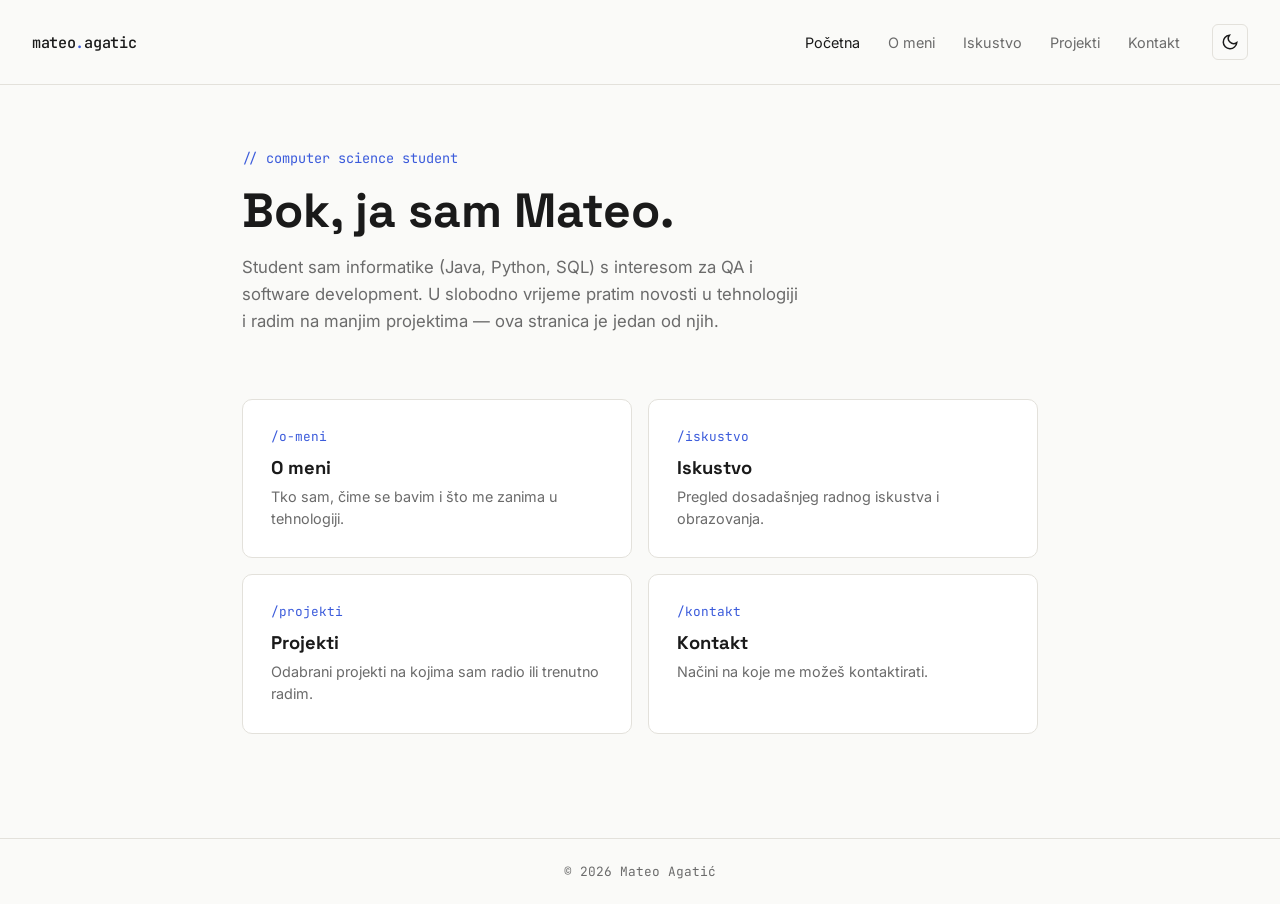
<file: index.html>
<!DOCTYPE html>
<html lang="hr">
<head>
<meta charset="UTF-8">
<meta name="viewport" content="width=device-width, initial-scale=1.0">
<title>Mateo Agatić — Portfolio</title>
<link rel="stylesheet" href="style.css">
</head>
<body>

<header>
  <a href="index.html" class="logo">mateo<span>.</span>agatic</a>
  <nav>
    <ul>
      <li><a href="index.html" class="active">Početna</a></li>
      <li><a href="o-meni.html">O meni</a></li>
      <li><a href="iskustvo.html">Iskustvo</a></li>
      <li><a href="projekti.html">Projekti</a></li>
      <li><a href="kontakt.html">Kontakt</a></li>
    </ul>
    <button id="theme-toggle" aria-label="Promijeni temu">
      <svg class="icon-sun" viewBox="0 0 24 24" fill="none" stroke="currentColor" stroke-width="2"><circle cx="12" cy="12" r="4"/><path d="M12 2v2M12 20v2M4.93 4.93l1.41 1.41M17.66 17.66l1.41 1.41M2 12h2M20 12h2M4.93 19.07l1.41-1.41M17.66 6.34l1.41-1.41"/></svg>
      <svg class="icon-moon" viewBox="0 0 24 24" fill="none" stroke="currentColor" stroke-width="2"><path d="M21 12.79A9 9 0 1 1 11.21 3 7 7 0 0 0 21 12.79z"/></svg>
    </button>
  </nav>
</header>

<main>
  <section class="hero">
    <span class="eyebrow mono">// computer science student</span>
    <h1>Bok, ja sam Mateo.</h1>
    <p>Student sam informatike (Java, Python, SQL) s interesom za QA i software development. U slobodno vrijeme pratim novosti u tehnologiji i radim na manjim projektima — ova stranica je jedan od njih.</p>
  </section>

  <section class="card-grid">
    <a class="card" href="o-meni.html">
      <span class="path mono">/o-meni</span>
      <h3>O meni</h3>
      <p>Tko sam, čime se bavim i što me zanima u tehnologiji.</p>
    </a>
    <a class="card" href="iskustvo.html">
      <span class="path mono">/iskustvo</span>
      <h3>Iskustvo</h3>
      <p>Pregled dosadašnjeg radnog iskustva i obrazovanja.</p>
    </a>
    <a class="card" href="projekti.html">
      <span class="path mono">/projekti</span>
      <h3>Projekti</h3>
      <p>Odabrani projekti na kojima sam radio ili trenutno radim.</p>
    </a>
    <a class="card" href="kontakt.html">
      <span class="path mono">/kontakt</span>
      <h3>Kontakt</h3>
      <p>Načini na koje me možeš kontaktirati.</p>
    </a>
  </section>
</main>

<footer>
  © 2026 Mateo Agatić
</footer>

<script src="script.js"></script>
</body>
</html>
</file>
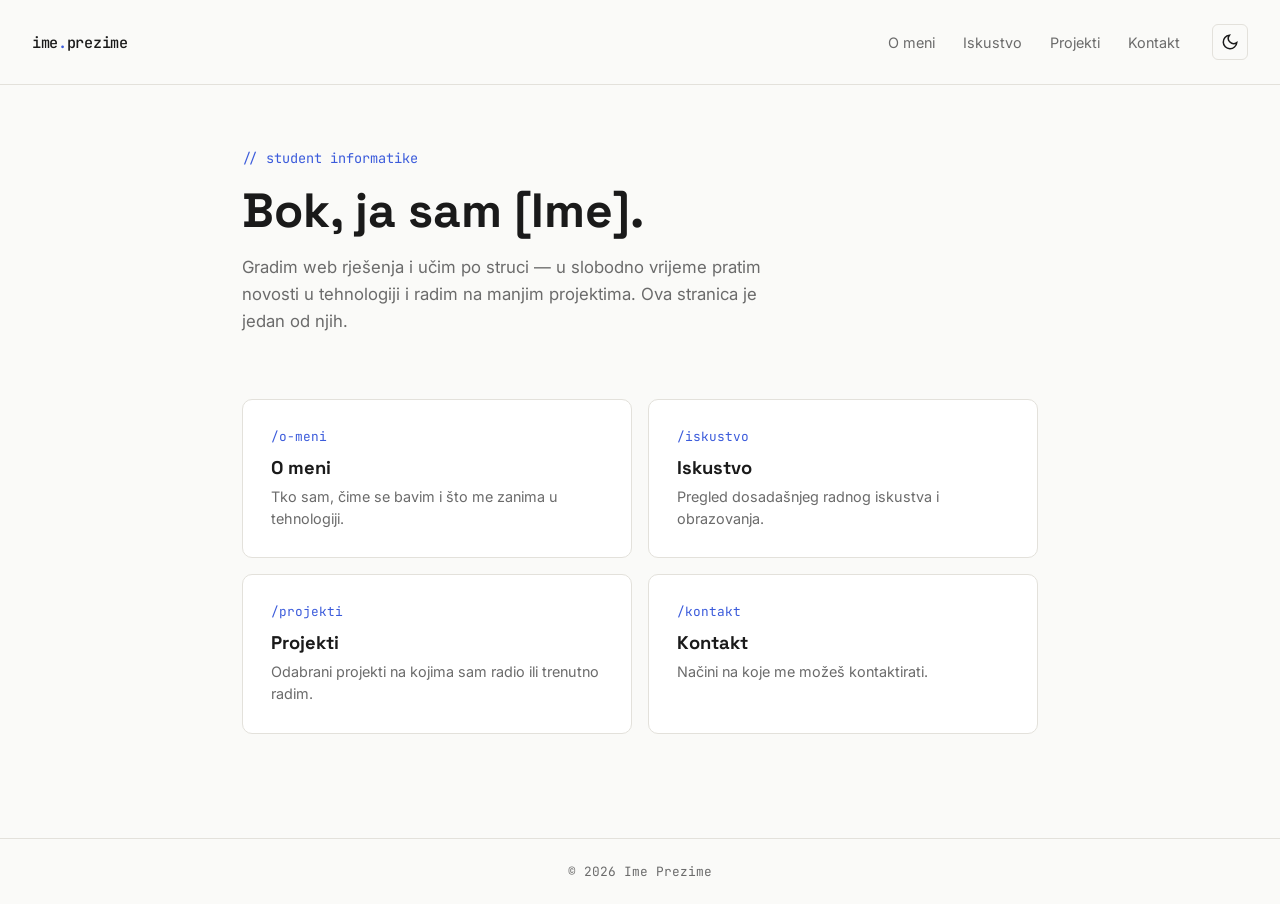
<file: files/index.html>
<!DOCTYPE html>
<html lang="hr">
<head>
<meta charset="UTF-8">
<meta name="viewport" content="width=device-width, initial-scale=1.0">
<title>Ime Prezime — Portfolio</title>
<link rel="stylesheet" href="style.css">
</head>
<body>

<header>
  <div class="logo">ime<span>.</span>prezime</div>
  <nav>
    <ul>
      <li><a href="o-meni.html">O meni</a></li>
      <li><a href="iskustvo.html">Iskustvo</a></li>
      <li><a href="projekti.html">Projekti</a></li>
      <li><a href="kontakt.html">Kontakt</a></li>
    </ul>
    <button id="theme-toggle" aria-label="Promijeni temu">
      <svg class="icon-sun" viewBox="0 0 24 24" fill="none" stroke="currentColor" stroke-width="2"><circle cx="12" cy="12" r="4"/><path d="M12 2v2M12 20v2M4.93 4.93l1.41 1.41M17.66 17.66l1.41 1.41M2 12h2M20 12h2M4.93 19.07l1.41-1.41M17.66 6.34l1.41-1.41"/></svg>
      <svg class="icon-moon" viewBox="0 0 24 24" fill="none" stroke="currentColor" stroke-width="2"><path d="M21 12.79A9 9 0 1 1 11.21 3 7 7 0 0 0 21 12.79z"/></svg>
    </button>
  </nav>
</header>

<main>
  <section class="hero">
    <span class="eyebrow mono">// student informatike</span>
    <h1>Bok, ja sam [Ime].</h1>
    <p>Gradim web rješenja i učim po struci — u slobodno vrijeme pratim novosti u tehnologiji i radim na manjim projektima. Ova stranica je jedan od njih.</p>
  </section>

  <section class="card-grid">
    <a class="card" href="o-meni.html">
      <span class="path mono">/o-meni</span>
      <h3>O meni</h3>
      <p>Tko sam, čime se bavim i što me zanima u tehnologiji.</p>
    </a>
    <a class="card" href="iskustvo.html">
      <span class="path mono">/iskustvo</span>
      <h3>Iskustvo</h3>
      <p>Pregled dosadašnjeg radnog iskustva i obrazovanja.</p>
    </a>
    <a class="card" href="projekti.html">
      <span class="path mono">/projekti</span>
      <h3>Projekti</h3>
      <p>Odabrani projekti na kojima sam radio ili trenutno radim.</p>
    </a>
    <a class="card" href="kontakt.html">
      <span class="path mono">/kontakt</span>
      <h3>Kontakt</h3>
      <p>Načini na koje me možeš kontaktirati.</p>
    </a>
  </section>
</main>

<footer>
  © 2026 Ime Prezime
</footer>

<script src="script.js"></script>
</body>
</html>
</file>
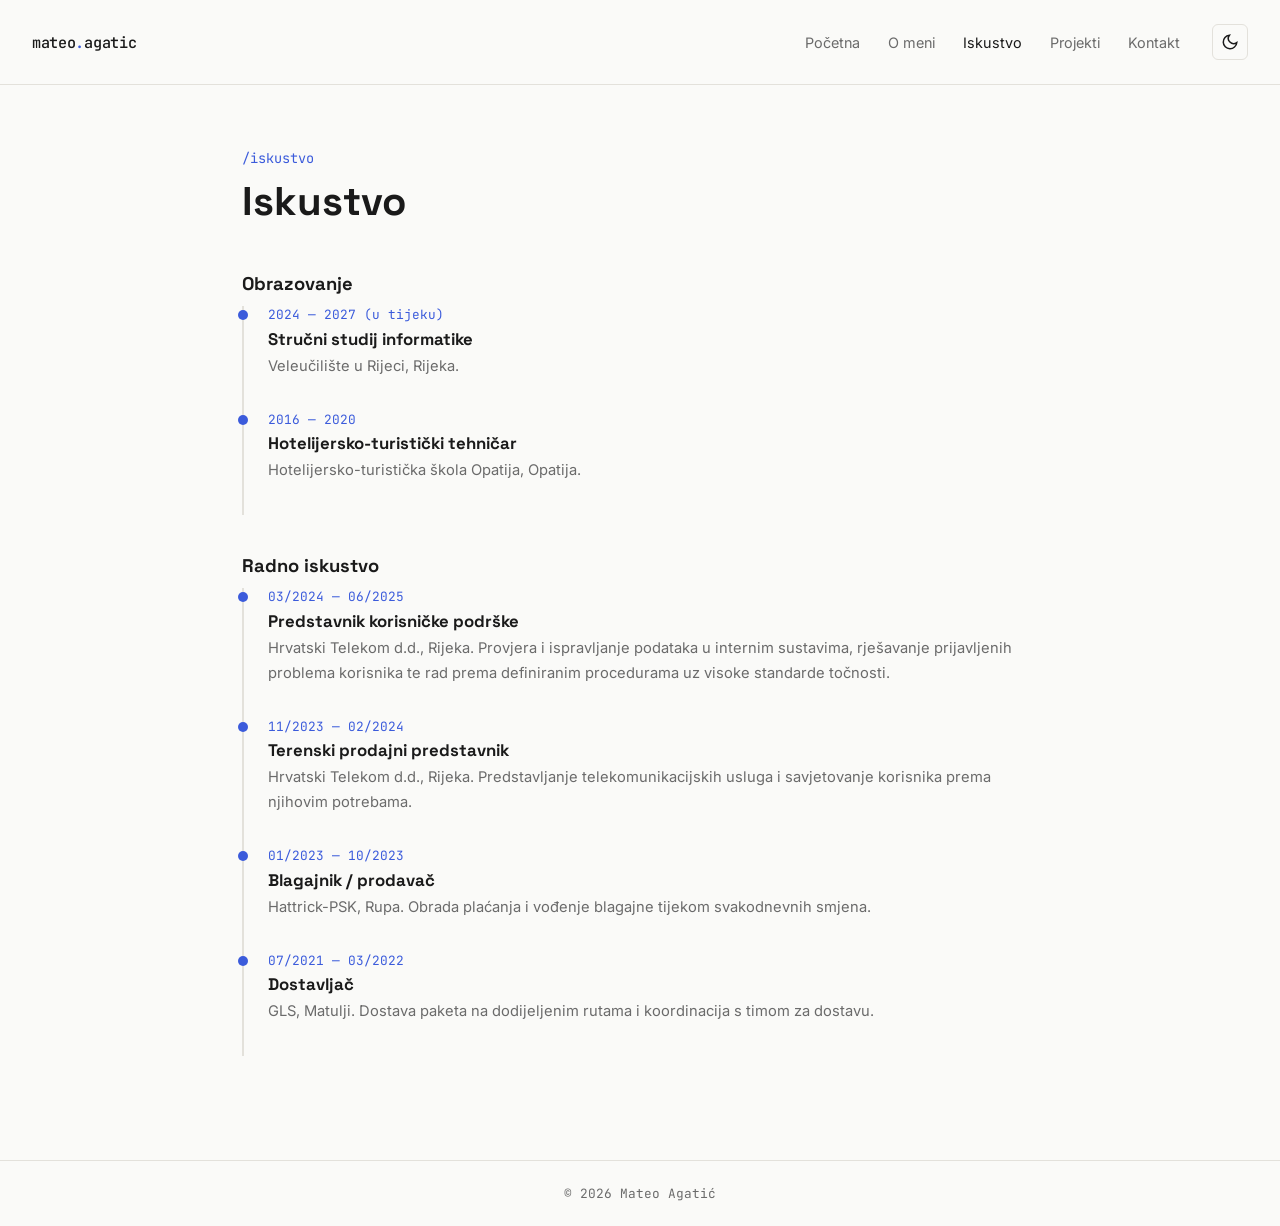
<file: iskustvo.html>
<!DOCTYPE html>
<html lang="hr">
<head>
<meta charset="UTF-8">
<meta name="viewport" content="width=device-width, initial-scale=1.0">
<title>Iskustvo — Mateo Agatić</title>
<link rel="stylesheet" href="style.css">
</head>
<body>

<header>
  <a href="index.html" class="logo">mateo<span>.</span>agatic</a>
  <nav>
    <ul>
      <li><a href="index.html">Početna</a></li>
      <li><a href="o-meni.html">O meni</a></li>
      <li><a href="iskustvo.html" class="active">Iskustvo</a></li>
      <li><a href="projekti.html">Projekti</a></li>
      <li><a href="kontakt.html">Kontakt</a></li>
    </ul>
    <button id="theme-toggle" aria-label="Promijeni temu">
      <svg class="icon-sun" viewBox="0 0 24 24" fill="none" stroke="currentColor" stroke-width="2"><circle cx="12" cy="12" r="4"/><path d="M12 2v2M12 20v2M4.93 4.93l1.41 1.41M17.66 17.66l1.41 1.41M2 12h2M20 12h2M4.93 19.07l1.41-1.41M17.66 6.34l1.41-1.41"/></svg>
      <svg class="icon-moon" viewBox="0 0 24 24" fill="none" stroke="currentColor" stroke-width="2"><path d="M21 12.79A9 9 0 1 1 11.21 3 7 7 0 0 0 21 12.79z"/></svg>
    </button>
  </nav>
</header>

<main>
  <div class="page-header">
    <span class="eyebrow mono">/iskustvo</span>
    <h1>Iskustvo</h1>
  </div>

  <section>
    <h2>Obrazovanje</h2>

    <div class="timeline-item">
      <span class="period mono">2024 — 2027 (u tijeku)</span>
      <h3>Stručni studij informatike</h3>
      <p>Veleučilište u Rijeci, Rijeka.</p>
    </div>

    <div class="timeline-item">
      <span class="period mono">2016 — 2020</span>
      <h3>Hotelijersko-turistički tehničar</h3>
      <p>Hotelijersko-turistička škola Opatija, Opatija.</p>
    </div>
  </section>

  <section>
    <h2>Radno iskustvo</h2>

    <div class="timeline-item">
      <span class="period mono">03/2024 — 06/2025</span>
      <h3>Predstavnik korisničke podrške</h3>
      <p>Hrvatski Telekom d.d., Rijeka. Provjera i ispravljanje podataka u internim sustavima, rješavanje prijavljenih problema korisnika te rad prema definiranim procedurama uz visoke standarde točnosti.</p>
    </div>

    <div class="timeline-item">
      <span class="period mono">11/2023 — 02/2024</span>
      <h3>Terenski prodajni predstavnik</h3>
      <p>Hrvatski Telekom d.d., Rijeka. Predstavljanje telekomunikacijskih usluga i savjetovanje korisnika prema njihovim potrebama.</p>
    </div>

    <div class="timeline-item">
      <span class="period mono">01/2023 — 10/2023</span>
      <h3>Blagajnik / prodavač</h3>
      <p>Hattrick-PSK, Rupa. Obrada plaćanja i vođenje blagajne tijekom svakodnevnih smjena.</p>
    </div>

    <div class="timeline-item">
      <span class="period mono">07/2021 — 03/2022</span>
      <h3>Dostavljač</h3>
      <p>GLS, Matulji. Dostava paketa na dodijeljenim rutama i koordinacija s timom za dostavu.</p>
    </div>
  </section>
</main>

<footer>
  © 2026 Mateo Agatić
</footer>

<script src="script.js"></script>
</body>
</html>
</file>
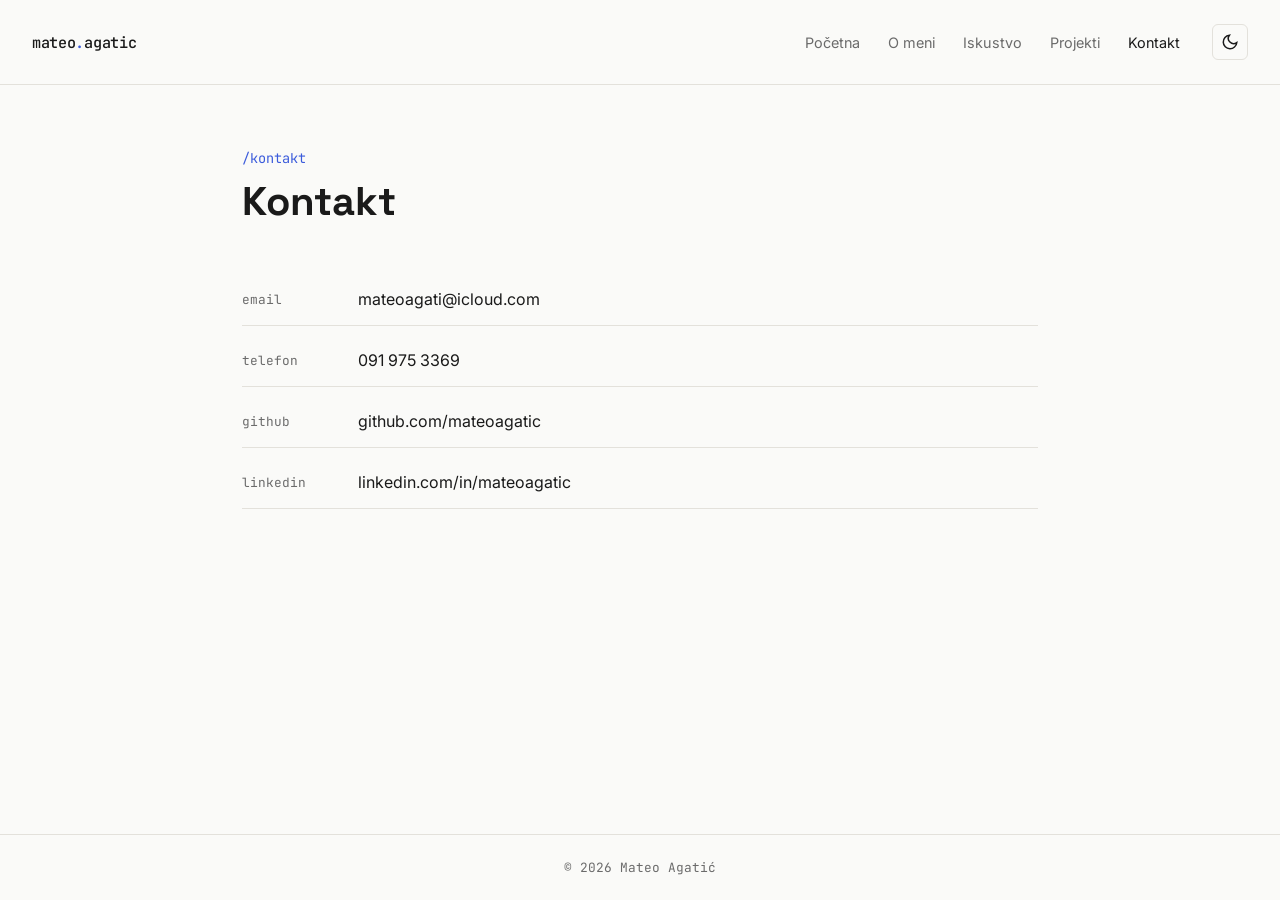
<file: kontakt.html>
<!DOCTYPE html>
<html lang="hr">
<head>
<meta charset="UTF-8">
<meta name="viewport" content="width=device-width, initial-scale=1.0">
<title>Kontakt — Mateo Agatić</title>
<link rel="stylesheet" href="style.css">
</head>
<body>

<header>
  <a href="index.html" class="logo">mateo<span>.</span>agatic</a>
  <nav>
    <ul>
      <li><a href="index.html">Početna</a></li>
      <li><a href="o-meni.html">O meni</a></li>
      <li><a href="iskustvo.html">Iskustvo</a></li>
      <li><a href="projekti.html">Projekti</a></li>
      <li><a href="kontakt.html" class="active">Kontakt</a></li>
    </ul>
    <button id="theme-toggle" aria-label="Promijeni temu">
      <svg class="icon-sun" viewBox="0 0 24 24" fill="none" stroke="currentColor" stroke-width="2"><circle cx="12" cy="12" r="4"/><path d="M12 2v2M12 20v2M4.93 4.93l1.41 1.41M17.66 17.66l1.41 1.41M2 12h2M20 12h2M4.93 19.07l1.41-1.41M17.66 6.34l1.41-1.41"/></svg>
      <svg class="icon-moon" viewBox="0 0 24 24" fill="none" stroke="currentColor" stroke-width="2"><path d="M21 12.79A9 9 0 1 1 11.21 3 7 7 0 0 0 21 12.79z"/></svg>
    </button>
  </nav>
</header>

<main>
  <div class="page-header">
    <span class="eyebrow mono">/kontakt</span>
    <h1>Kontakt</h1>
  </div>

  <section>
    <div class="contact-list">
      <div class="contact-item">
        <span class="label mono">email</span>
        <a href="mailto:mateoagati@icloud.com">mateoagati@icloud.com</a>
      </div>
      <div class="contact-item">
        <span class="label mono">telefon</span>
        <a href="tel:+385919753369">091 975 3369</a>
      </div>
      <div class="contact-item">
        <span class="label mono">github</span>
        <a href="https://github.com/mateoagatic" target="_blank" rel="noopener">github.com/mateoagatic</a>
      </div>
      <div class="contact-item">
        <span class="label mono">linkedin</span>
        <a href="https://www.linkedin.com/in/mateoagatic/" target="_blank" rel="noopener">linkedin.com/in/mateoagatic</a>
      </div>
    </div>
  </section>
</main>

<footer>
  © 2026 Mateo Agatić
</footer>

<script src="script.js"></script>
</body>
</html>
</file>
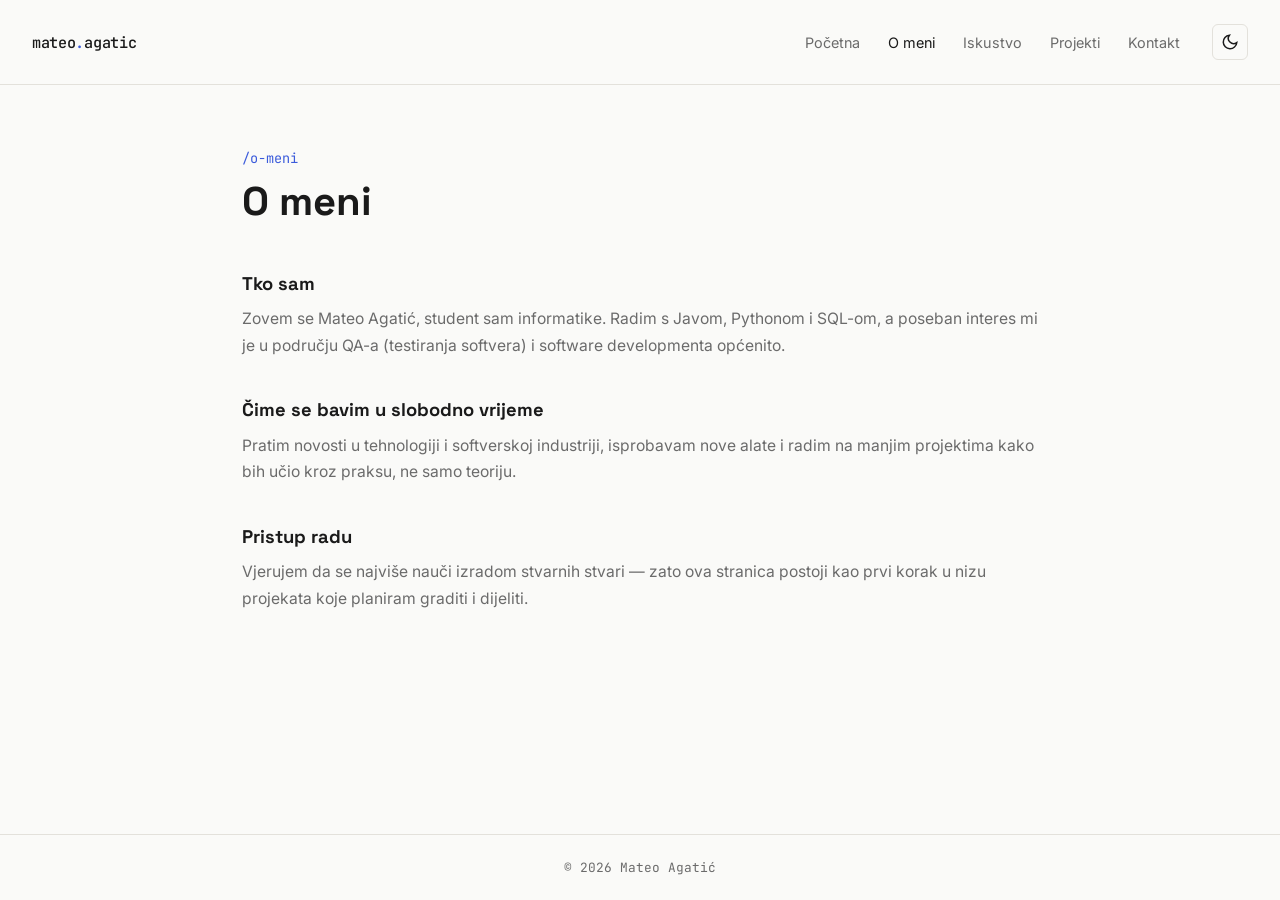
<file: o-meni.html>
<!DOCTYPE html>
<html lang="hr">
<head>
<meta charset="UTF-8">
<meta name="viewport" content="width=device-width, initial-scale=1.0">
<title>O meni — Mateo Agatić</title>
<link rel="stylesheet" href="style.css">
</head>
<body>

<header>
  <a href="index.html" class="logo">mateo<span>.</span>agatic</a>
  <nav>
    <ul>
      <li><a href="index.html">Početna</a></li>
      <li><a href="o-meni.html" class="active">O meni</a></li>
      <li><a href="iskustvo.html">Iskustvo</a></li>
      <li><a href="projekti.html">Projekti</a></li>
      <li><a href="kontakt.html">Kontakt</a></li>
    </ul>
    <button id="theme-toggle" aria-label="Promijeni temu">
      <svg class="icon-sun" viewBox="0 0 24 24" fill="none" stroke="currentColor" stroke-width="2"><circle cx="12" cy="12" r="4"/><path d="M12 2v2M12 20v2M4.93 4.93l1.41 1.41M17.66 17.66l1.41 1.41M2 12h2M20 12h2M4.93 19.07l1.41-1.41M17.66 6.34l1.41-1.41"/></svg>
      <svg class="icon-moon" viewBox="0 0 24 24" fill="none" stroke="currentColor" stroke-width="2"><path d="M21 12.79A9 9 0 1 1 11.21 3 7 7 0 0 0 21 12.79z"/></svg>
    </button>
  </nav>
</header>

<main>
  <div class="page-header">
    <span class="eyebrow mono">/o-meni</span>
    <h1>O meni</h1>
  </div>

  <section>
    <h2>Tko sam</h2>
    <p>Zovem se Mateo Agatić, student sam informatike. Radim s Javom, Pythonom i SQL-om, a poseban interes mi je u području QA-a (testiranja softvera) i software developmenta općenito.</p>
  </section>

  <section>
    <h2>Čime se bavim u slobodno vrijeme</h2>
    <p>Pratim novosti u tehnologiji i softverskoj industriji, isprobavam nove alate i radim na manjim projektima kako bih učio kroz praksu, ne samo teoriju.</p>
  </section>

  <section>
    <h2>Pristup radu</h2>
    <p>Vjerujem da se najviše nauči izradom stvarnih stvari — zato ova stranica postoji kao prvi korak u nizu projekata koje planiram graditi i dijeliti.</p>
  </section>
</main>

<footer>
  © 2026 Mateo Agatić
</footer>

<script src="script.js"></script>
</body>
</html>
</file>
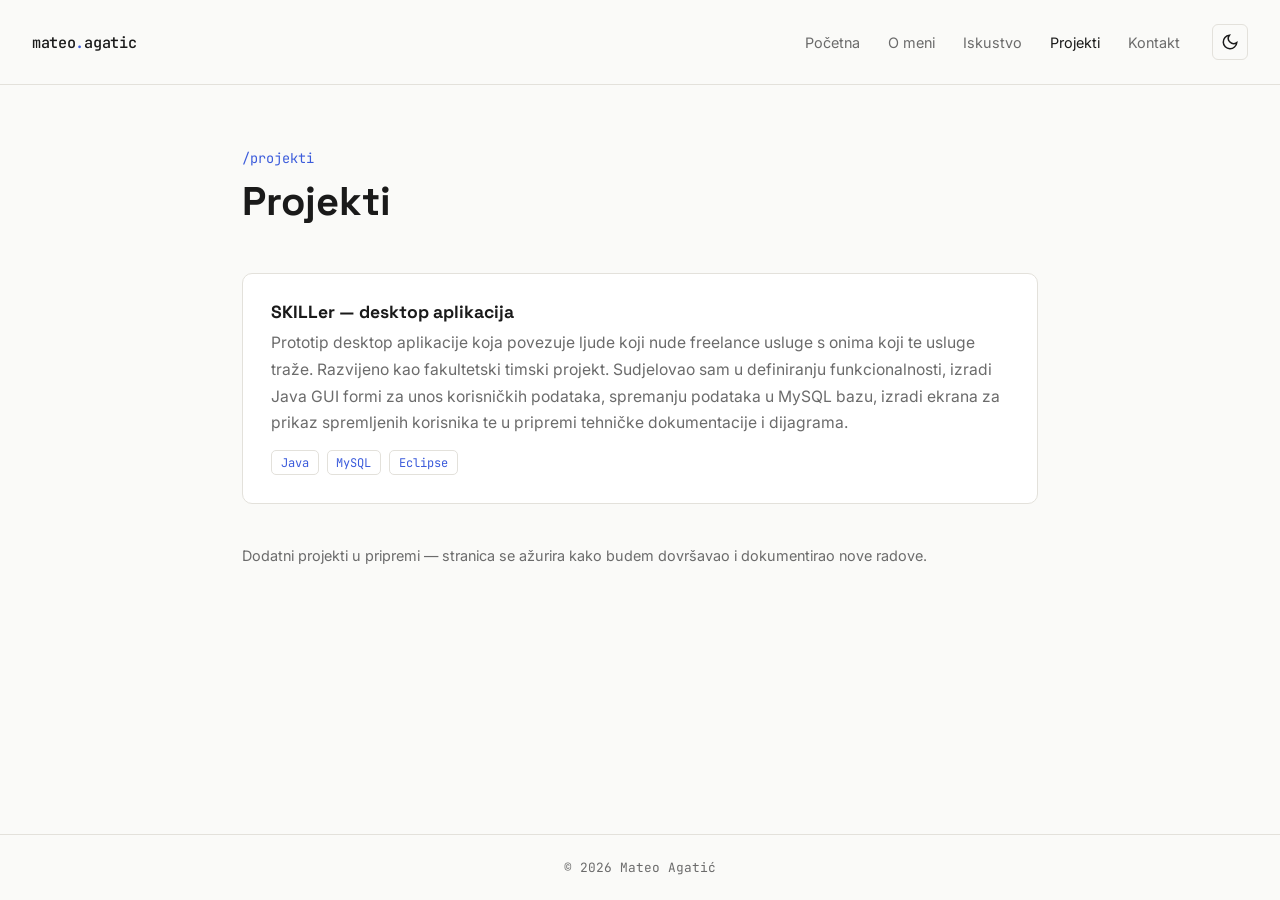
<file: projekti.html>
<!DOCTYPE html>
<html lang="hr">
<head>
<meta charset="UTF-8">
<meta name="viewport" content="width=device-width, initial-scale=1.0">
<title>Projekti — Mateo Agatić</title>
<link rel="stylesheet" href="style.css">
</head>
<body>

<header>
  <a href="index.html" class="logo">mateo<span>.</span>agatic</a>
  <nav>
    <ul>
      <li><a href="index.html">Početna</a></li>
      <li><a href="o-meni.html">O meni</a></li>
      <li><a href="iskustvo.html">Iskustvo</a></li>
      <li><a href="projekti.html" class="active">Projekti</a></li>
      <li><a href="kontakt.html">Kontakt</a></li>
    </ul>
    <button id="theme-toggle" aria-label="Promijeni temu">
      <svg class="icon-sun" viewBox="0 0 24 24" fill="none" stroke="currentColor" stroke-width="2"><circle cx="12" cy="12" r="4"/><path d="M12 2v2M12 20v2M4.93 4.93l1.41 1.41M17.66 17.66l1.41 1.41M2 12h2M20 12h2M4.93 19.07l1.41-1.41M17.66 6.34l1.41-1.41"/></svg>
      <svg class="icon-moon" viewBox="0 0 24 24" fill="none" stroke="currentColor" stroke-width="2"><path d="M21 12.79A9 9 0 1 1 11.21 3 7 7 0 0 0 21 12.79z"/></svg>
    </button>
  </nav>
</header>

<main>
  <div class="page-header">
    <span class="eyebrow mono">/projekti</span>
    <h1>Projekti</h1>
  </div>

  <section>
    <div class="project">
      <h3>SKILLer — desktop aplikacija</h3>
      <p>Prototip desktop aplikacije koja povezuje ljude koji nude freelance usluge s onima koji te usluge traže. Razvijeno kao fakultetski timski projekt. Sudjelovao sam u definiranju funkcionalnosti, izradi Java GUI formi za unos korisničkih podataka, spremanju podataka u MySQL bazu, izradi ekrana za prikaz spremljenih korisnika te u pripremi tehničke dokumentacije i dijagrama.</p>
      <div class="tags">
        <span class="tag mono">Java</span>
        <span class="tag mono">MySQL</span>
        <span class="tag mono">Eclipse</span>
      </div>
    </div>
  </section>

  <section>
    <p style="color: var(--text-muted); font-size: 0.9rem;">Dodatni projekti u pripremi — stranica se ažurira kako budem dovršavao i dokumentirao nove radove.</p>
  </section>
</main>

<footer>
  © 2026 Mateo Agatić
</footer>

<script src="script.js"></script>
</body>
</html>
</file>
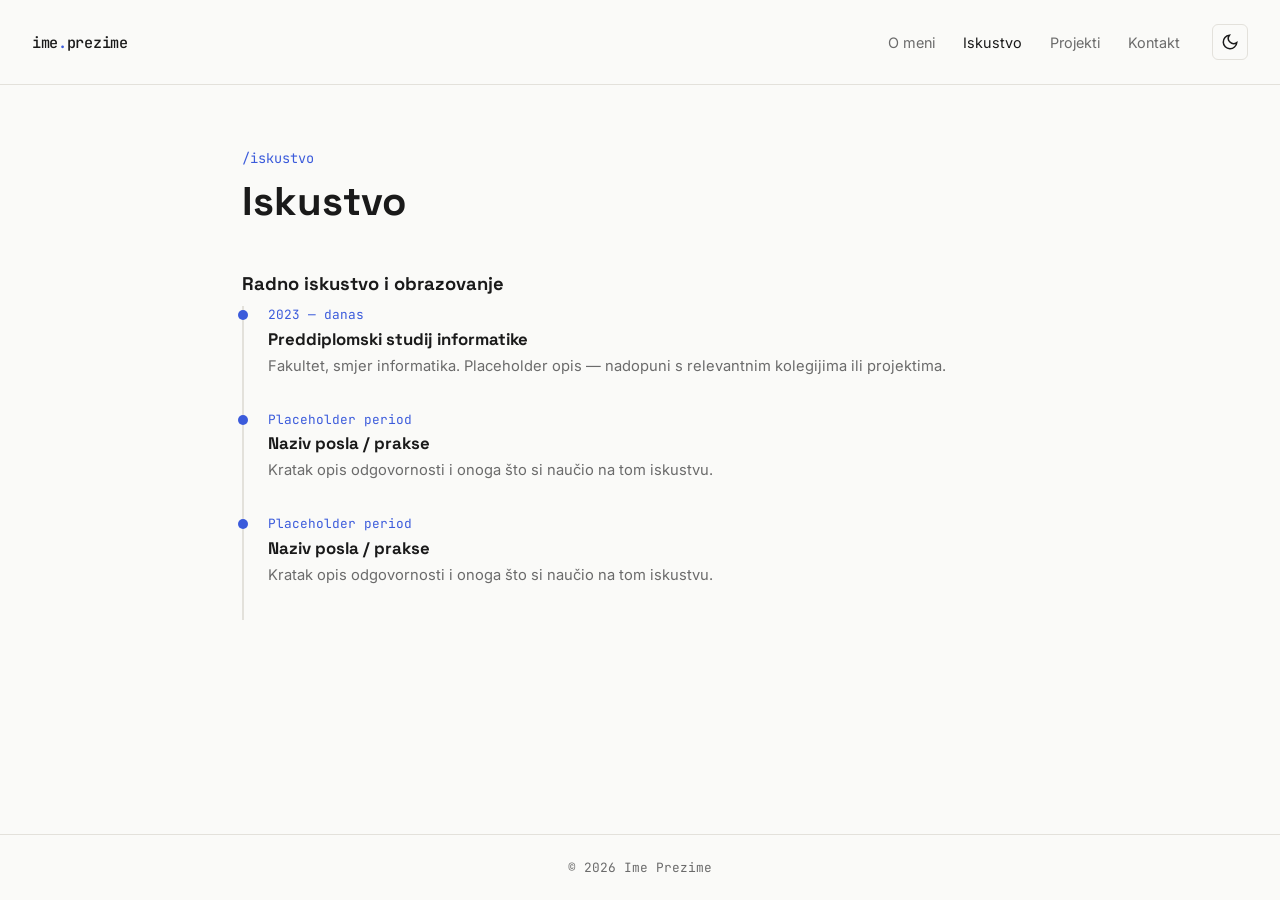
<file: files/iskustvo.html>
<!DOCTYPE html>
<html lang="hr">
<head>
<meta charset="UTF-8">
<meta name="viewport" content="width=device-width, initial-scale=1.0">
<title>Iskustvo — Ime Prezime</title>
<link rel="stylesheet" href="style.css">
</head>
<body>

<header>
  <div class="logo">ime<span>.</span>prezime</div>
  <nav>
    <ul>
      <li><a href="o-meni.html">O meni</a></li>
      <li><a href="iskustvo.html" class="active">Iskustvo</a></li>
      <li><a href="projekti.html">Projekti</a></li>
      <li><a href="kontakt.html">Kontakt</a></li>
    </ul>
    <button id="theme-toggle" aria-label="Promijeni temu">
      <svg class="icon-sun" viewBox="0 0 24 24" fill="none" stroke="currentColor" stroke-width="2"><circle cx="12" cy="12" r="4"/><path d="M12 2v2M12 20v2M4.93 4.93l1.41 1.41M17.66 17.66l1.41 1.41M2 12h2M20 12h2M4.93 19.07l1.41-1.41M17.66 6.34l1.41-1.41"/></svg>
      <svg class="icon-moon" viewBox="0 0 24 24" fill="none" stroke="currentColor" stroke-width="2"><path d="M21 12.79A9 9 0 1 1 11.21 3 7 7 0 0 0 21 12.79z"/></svg>
    </button>
  </nav>
</header>

<main>
  <div class="page-header">
    <span class="eyebrow mono">/iskustvo</span>
    <h1>Iskustvo</h1>
  </div>

  <section>
    <h2>Radno iskustvo i obrazovanje</h2>

    <div class="timeline-item">
      <span class="period mono">2023 — danas</span>
      <h3>Preddiplomski studij informatike</h3>
      <p>Fakultet, smjer informatika. Placeholder opis — nadopuni s relevantnim kolegijima ili projektima.</p>
    </div>

    <div class="timeline-item">
      <span class="period mono">Placeholder period</span>
      <h3>Naziv posla / prakse</h3>
      <p>Kratak opis odgovornosti i onoga što si naučio na tom iskustvu.</p>
    </div>

    <div class="timeline-item">
      <span class="period mono">Placeholder period</span>
      <h3>Naziv posla / prakse</h3>
      <p>Kratak opis odgovornosti i onoga što si naučio na tom iskustvu.</p>
    </div>
  </section>
</main>

<footer>
  © 2026 Ime Prezime
</footer>

<script src="script.js"></script>
</body>
</html>
</file>
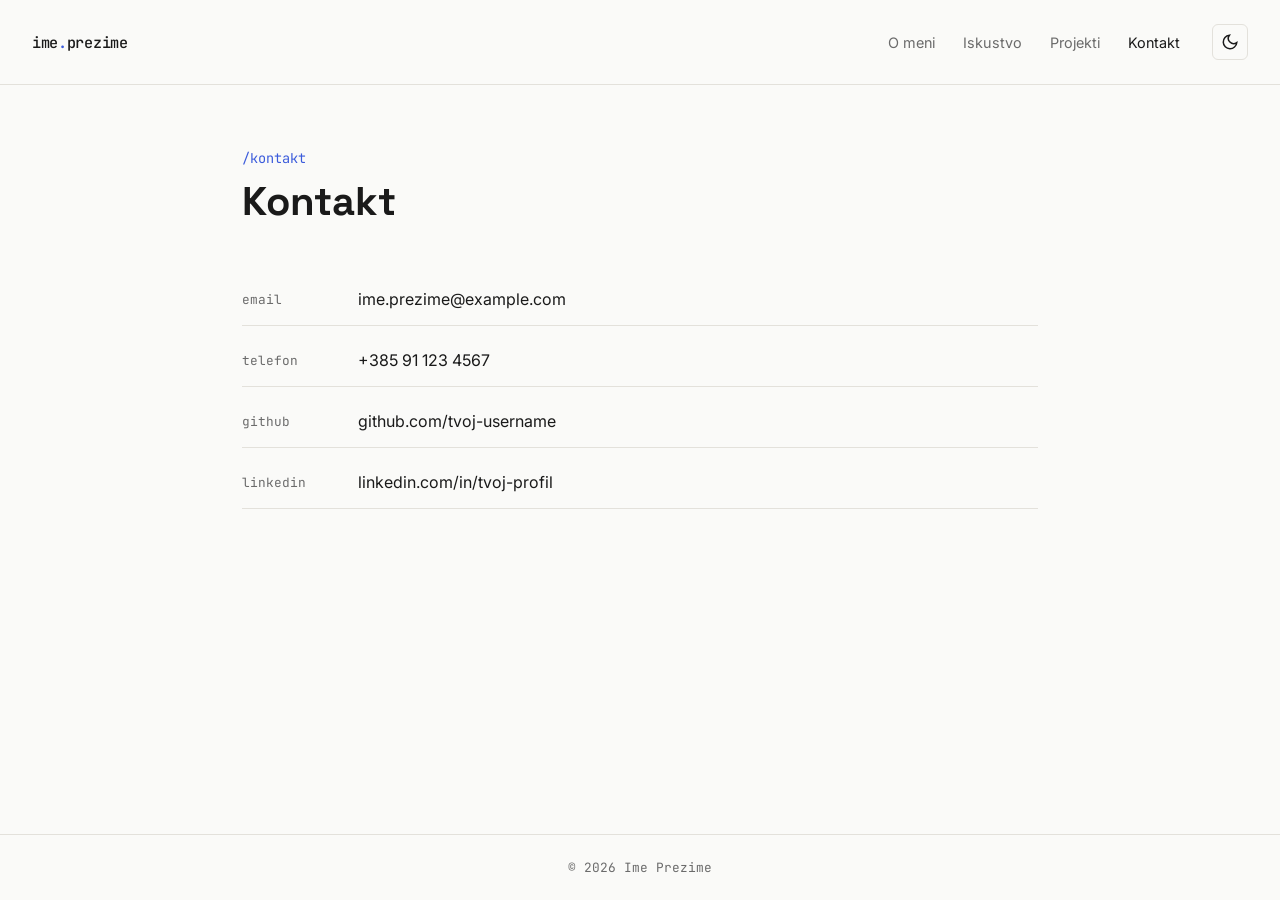
<file: files/kontakt.html>
<!DOCTYPE html>
<html lang="hr">
<head>
<meta charset="UTF-8">
<meta name="viewport" content="width=device-width, initial-scale=1.0">
<title>Kontakt — Ime Prezime</title>
<link rel="stylesheet" href="style.css">
</head>
<body>

<header>
  <div class="logo">ime<span>.</span>prezime</div>
  <nav>
    <ul>
      <li><a href="o-meni.html">O meni</a></li>
      <li><a href="iskustvo.html">Iskustvo</a></li>
      <li><a href="projekti.html">Projekti</a></li>
      <li><a href="kontakt.html" class="active">Kontakt</a></li>
    </ul>
    <button id="theme-toggle" aria-label="Promijeni temu">
      <svg class="icon-sun" viewBox="0 0 24 24" fill="none" stroke="currentColor" stroke-width="2"><circle cx="12" cy="12" r="4"/><path d="M12 2v2M12 20v2M4.93 4.93l1.41 1.41M17.66 17.66l1.41 1.41M2 12h2M20 12h2M4.93 19.07l1.41-1.41M17.66 6.34l1.41-1.41"/></svg>
      <svg class="icon-moon" viewBox="0 0 24 24" fill="none" stroke="currentColor" stroke-width="2"><path d="M21 12.79A9 9 0 1 1 11.21 3 7 7 0 0 0 21 12.79z"/></svg>
    </button>
  </nav>
</header>

<main>
  <div class="page-header">
    <span class="eyebrow mono">/kontakt</span>
    <h1>Kontakt</h1>
  </div>

  <section>
    <div class="contact-list">
      <div class="contact-item">
        <span class="label mono">email</span>
        <a href="mailto:ime.prezime@example.com">ime.prezime@example.com</a>
      </div>
      <div class="contact-item">
        <span class="label mono">telefon</span>
        <a href="tel:+385911234567">+385 91 123 4567</a>
      </div>
      <div class="contact-item">
        <span class="label mono">github</span>
        <a href="https://github.com/tvoj-username" target="_blank" rel="noopener">github.com/tvoj-username</a>
      </div>
      <div class="contact-item">
        <span class="label mono">linkedin</span>
        <a href="https://linkedin.com/in/tvoj-profil" target="_blank" rel="noopener">linkedin.com/in/tvoj-profil</a>
      </div>
    </div>
  </section>
</main>

<footer>
  © 2026 Ime Prezime
</footer>

<script src="script.js"></script>
</body>
</html>
</file>
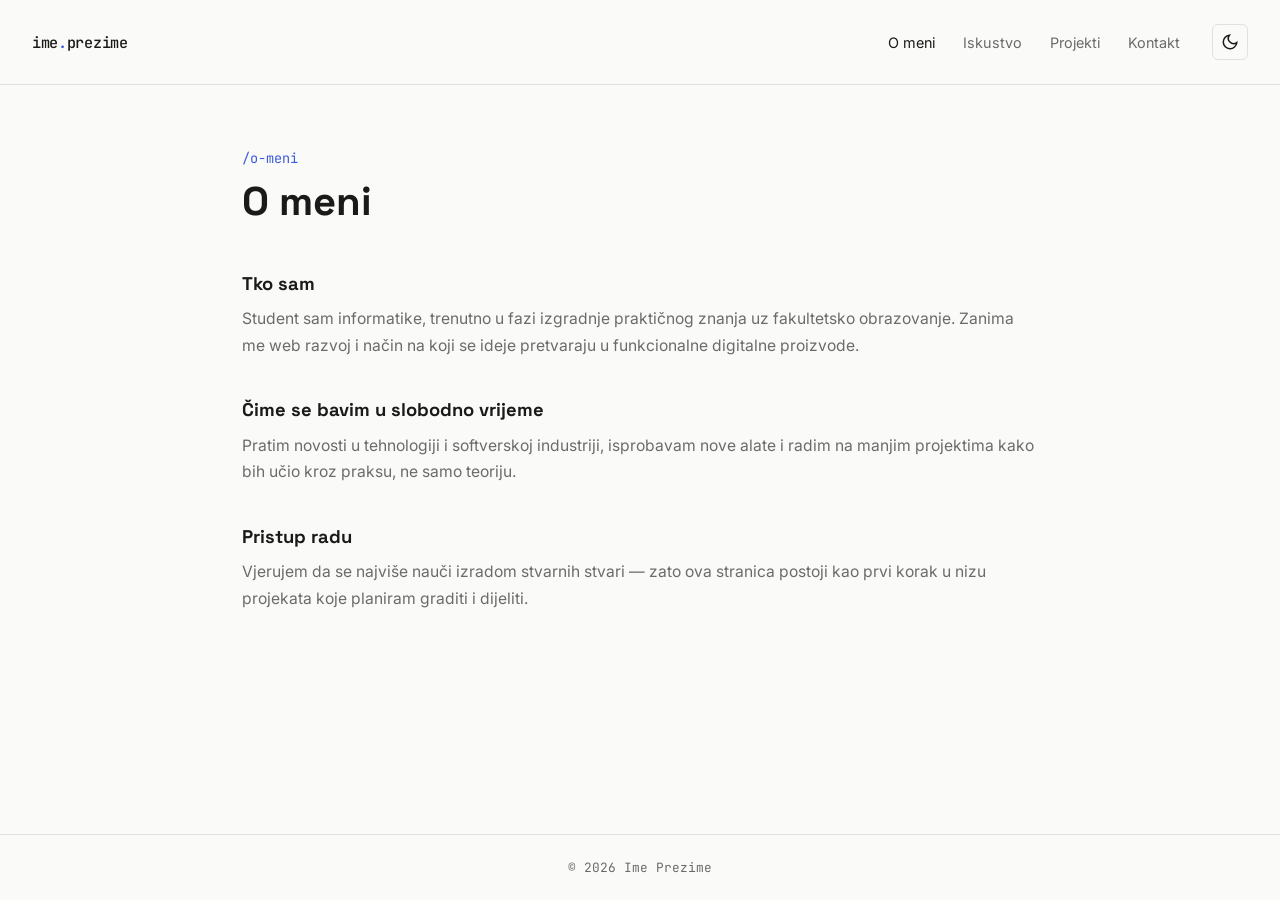
<file: files/o-meni.html>
<!DOCTYPE html>
<html lang="hr">
<head>
<meta charset="UTF-8">
<meta name="viewport" content="width=device-width, initial-scale=1.0">
<title>O meni — Ime Prezime</title>
<link rel="stylesheet" href="style.css">
</head>
<body>

<header>
  <div class="logo">ime<span>.</span>prezime</div>
  <nav>
    <ul>
      <li><a href="o-meni.html" class="active">O meni</a></li>
      <li><a href="iskustvo.html">Iskustvo</a></li>
      <li><a href="projekti.html">Projekti</a></li>
      <li><a href="kontakt.html">Kontakt</a></li>
    </ul>
    <button id="theme-toggle" aria-label="Promijeni temu">
      <svg class="icon-sun" viewBox="0 0 24 24" fill="none" stroke="currentColor" stroke-width="2"><circle cx="12" cy="12" r="4"/><path d="M12 2v2M12 20v2M4.93 4.93l1.41 1.41M17.66 17.66l1.41 1.41M2 12h2M20 12h2M4.93 19.07l1.41-1.41M17.66 6.34l1.41-1.41"/></svg>
      <svg class="icon-moon" viewBox="0 0 24 24" fill="none" stroke="currentColor" stroke-width="2"><path d="M21 12.79A9 9 0 1 1 11.21 3 7 7 0 0 0 21 12.79z"/></svg>
    </button>
  </nav>
</header>

<main>
  <div class="page-header">
    <span class="eyebrow mono">/o-meni</span>
    <h1>O meni</h1>
  </div>

  <section>
    <h2>Tko sam</h2>
    <p>Student sam informatike, trenutno u fazi izgradnje praktičnog znanja uz fakultetsko obrazovanje. Zanima me web razvoj i način na koji se ideje pretvaraju u funkcionalne digitalne proizvode.</p>
  </section>

  <section>
    <h2>Čime se bavim u slobodno vrijeme</h2>
    <p>Pratim novosti u tehnologiji i softverskoj industriji, isprobavam nove alate i radim na manjim projektima kako bih učio kroz praksu, ne samo teoriju.</p>
  </section>

  <section>
    <h2>Pristup radu</h2>
    <p>Vjerujem da se najviše nauči izradom stvarnih stvari — zato ova stranica postoji kao prvi korak u nizu projekata koje planiram graditi i dijeliti.</p>
  </section>
</main>

<footer>
  © 2026 Ime Prezime
</footer>

<script src="script.js"></script>
</body>
</html>
</file>
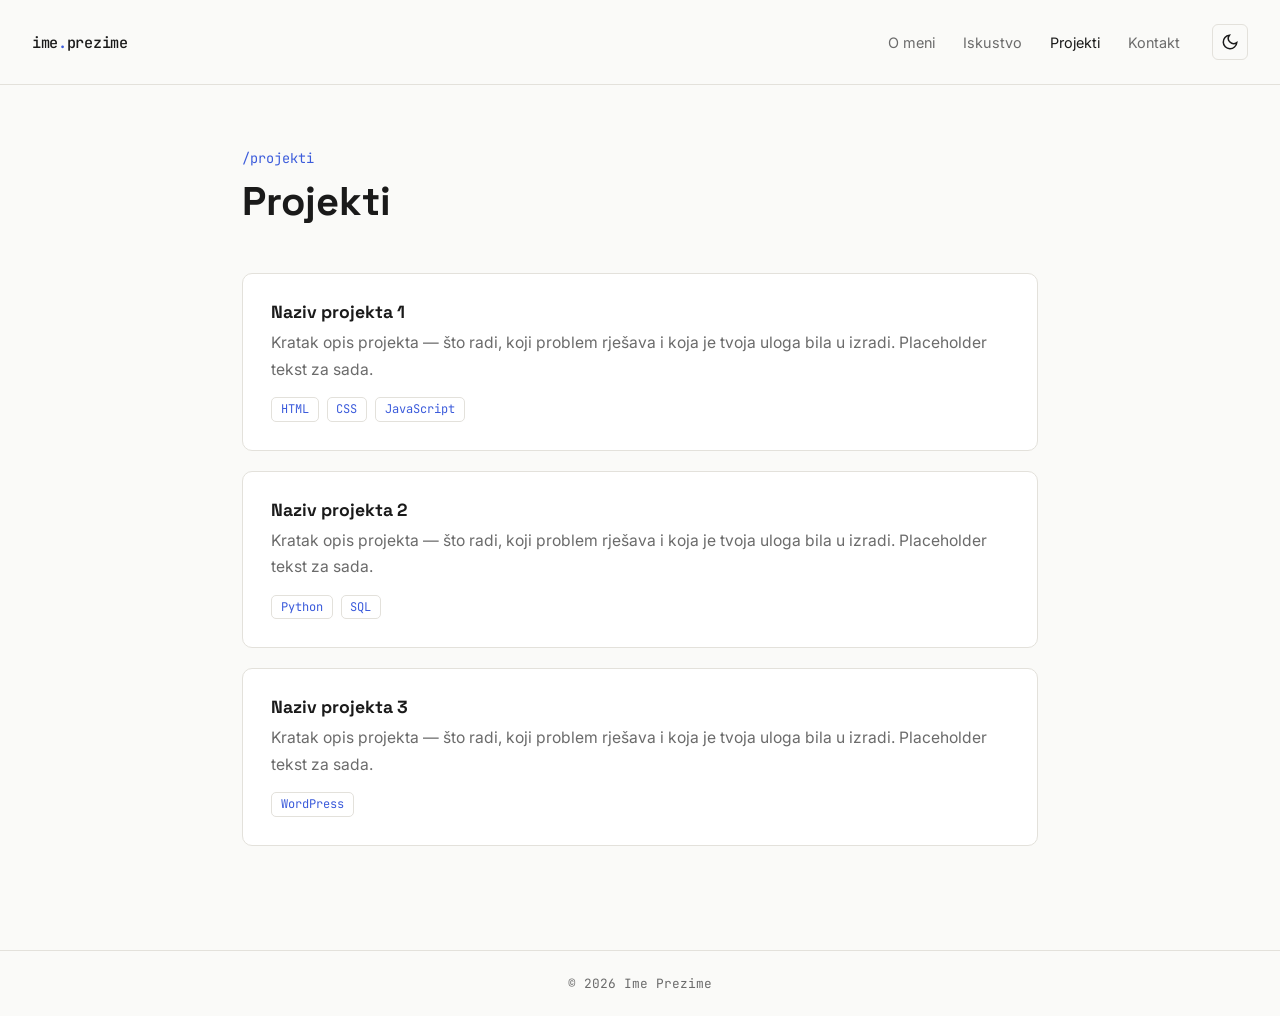
<file: files/projekti.html>
<!DOCTYPE html>
<html lang="hr">
<head>
<meta charset="UTF-8">
<meta name="viewport" content="width=device-width, initial-scale=1.0">
<title>Projekti — Ime Prezime</title>
<link rel="stylesheet" href="style.css">
</head>
<body>

<header>
  <div class="logo">ime<span>.</span>prezime</div>
  <nav>
    <ul>
      <li><a href="o-meni.html">O meni</a></li>
      <li><a href="iskustvo.html">Iskustvo</a></li>
      <li><a href="projekti.html" class="active">Projekti</a></li>
      <li><a href="kontakt.html">Kontakt</a></li>
    </ul>
    <button id="theme-toggle" aria-label="Promijeni temu">
      <svg class="icon-sun" viewBox="0 0 24 24" fill="none" stroke="currentColor" stroke-width="2"><circle cx="12" cy="12" r="4"/><path d="M12 2v2M12 20v2M4.93 4.93l1.41 1.41M17.66 17.66l1.41 1.41M2 12h2M20 12h2M4.93 19.07l1.41-1.41M17.66 6.34l1.41-1.41"/></svg>
      <svg class="icon-moon" viewBox="0 0 24 24" fill="none" stroke="currentColor" stroke-width="2"><path d="M21 12.79A9 9 0 1 1 11.21 3 7 7 0 0 0 21 12.79z"/></svg>
    </button>
  </nav>
</header>

<main>
  <div class="page-header">
    <span class="eyebrow mono">/projekti</span>
    <h1>Projekti</h1>
  </div>

  <section>
    <div class="project">
      <h3>Naziv projekta 1</h3>
      <p>Kratak opis projekta — što radi, koji problem rješava i koja je tvoja uloga bila u izradi. Placeholder tekst za sada.</p>
      <div class="tags">
        <span class="tag mono">HTML</span>
        <span class="tag mono">CSS</span>
        <span class="tag mono">JavaScript</span>
      </div>
    </div>

    <div class="project">
      <h3>Naziv projekta 2</h3>
      <p>Kratak opis projekta — što radi, koji problem rješava i koja je tvoja uloga bila u izradi. Placeholder tekst za sada.</p>
      <div class="tags">
        <span class="tag mono">Python</span>
        <span class="tag mono">SQL</span>
      </div>
    </div>

    <div class="project">
      <h3>Naziv projekta 3</h3>
      <p>Kratak opis projekta — što radi, koji problem rješava i koja je tvoja uloga bila u izradi. Placeholder tekst za sada.</p>
      <div class="tags">
        <span class="tag mono">WordPress</span>
      </div>
    </div>
  </section>
</main>

<footer>
  © 2026 Ime Prezime
</footer>

<script src="script.js"></script>
</body>
</html>
</file>
<file: style.css>
@import url('https://fonts.googleapis.com/css2?family=Space+Grotesk:wght@400;500;700&family=Inter:wght@400;500&family=JetBrains+Mono:wght@400;500&display=swap');

:root {
  --bg: #FAFAF8;
  --text: #1A1A1A;
  --text-muted: #6B6B6B;
  --border: #E3E1DB;
  --accent: #3B5BDB;
  --card-bg: #FFFFFF;
  --transition: background-color 0.25s ease, color 0.25s ease, border-color 0.25s ease;
}

[data-theme="dark"] {
  --bg: #121212;
  --text: #EDEDED;
  --text-muted: #9A9A9A;
  --border: #2A2A2A;
  --accent: #6E8CFF;
  --card-bg: #1A1A1A;
}

* {
  margin: 0;
  padding: 0;
  box-sizing: border-box;
}

body {
  background: var(--bg);
  color: var(--text);
  font-family: 'Inter', sans-serif;
  transition: var(--transition);
  min-height: 100vh;
  display: flex;
  flex-direction: column;
}

h1, h2, h3 {
  font-family: 'Space Grotesk', sans-serif;
  font-weight: 700;
  line-height: 1.15;
}

a {
  color: inherit;
  text-decoration: none;
}

.mono {
  font-family: 'JetBrains Mono', monospace;
}

/* Header / nav */
header {
  display: flex;
  justify-content: space-between;
  align-items: center;
  padding: 1.5rem 2rem;
  border-bottom: 1px solid var(--border);
  transition: var(--transition);
}

.logo {
  font-family: 'JetBrains Mono', monospace;
  font-size: 0.95rem;
  font-weight: 500;
  letter-spacing: -0.02em;
  transition: opacity 0.2s ease;
}

.logo:hover {
  opacity: 0.75;
}

.logo span {
  color: var(--accent);
}

nav {
  display: flex;
  align-items: center;
  gap: 2rem;
}

nav ul {
  list-style: none;
  display: flex;
  gap: 1.75rem;
}

nav a {
  font-size: 0.9rem;
  color: var(--text-muted);
  transition: color 0.2s ease;
}

nav a:hover,
nav a.active {
  color: var(--text);
}

#theme-toggle {
  background: none;
  border: 1px solid var(--border);
  border-radius: 6px;
  width: 36px;
  height: 36px;
  display: flex;
  align-items: center;
  justify-content: center;
  cursor: pointer;
  color: var(--text);
  transition: var(--transition), border-color 0.2s ease;
}

#theme-toggle:hover {
  border-color: var(--accent);
}

#theme-toggle svg {
  width: 18px;
  height: 18px;
}

[data-theme="dark"] .icon-sun { display: block; }
[data-theme="dark"] .icon-moon { display: none; }
[data-theme="light"] .icon-sun,
:root:not([data-theme]) .icon-sun { display: none; }
[data-theme="light"] .icon-moon,
:root:not([data-theme]) .icon-moon { display: block; }

/* Main content wrapper */
main {
  flex: 1;
  width: 100%;
  max-width: 860px;
  margin: 0 auto;
  padding: 4rem 2rem;
}

/* Landing hero */
.hero {
  margin-bottom: 4rem;
}

.eyebrow {
  font-family: 'JetBrains Mono', monospace;
  font-size: 0.85rem;
  color: var(--accent);
  margin-bottom: 1rem;
  display: block;
}

.hero h1 {
  font-size: clamp(2rem, 5vw, 3rem);
  margin-bottom: 1rem;
}

.hero p {
  color: var(--text-muted);
  font-size: 1.05rem;
  max-width: 560px;
  line-height: 1.6;
}

/* Cards grid */
.card-grid {
  display: grid;
  grid-template-columns: repeat(2, 1fr);
  gap: 1rem;
}

.card {
  background: var(--card-bg);
  border: 1px solid var(--border);
  border-radius: 10px;
  padding: 1.75rem;
  transition: var(--transition), border-color 0.2s ease, transform 0.2s ease;
  display: block;
}

.card:hover {
  border-color: var(--accent);
  transform: translateY(-2px);
}

.card .path {
  font-family: 'JetBrains Mono', monospace;
  font-size: 0.8rem;
  color: var(--accent);
  display: block;
  margin-bottom: 0.75rem;
}

.card h3 {
  font-size: 1.15rem;
  margin-bottom: 0.5rem;
}

.card p {
  color: var(--text-muted);
  font-size: 0.9rem;
  line-height: 1.5;
}

/* Subpage layout */
.page-header {
  margin-bottom: 3rem;
}

.page-header .eyebrow {
  margin-bottom: 0.75rem;
}

.page-header h1 {
  font-size: clamp(1.75rem, 4vw, 2.5rem);
}

section {
  margin-bottom: 2.5rem;
}

section h2 {
  font-size: 1.15rem;
  margin-bottom: 0.75rem;
  color: var(--text);
}

section p, section li {
  color: var(--text-muted);
  line-height: 1.7;
  font-size: 0.98rem;
}

section ul {
  padding-left: 1.2rem;
}

/* Timeline (iskustvo) */
.timeline-item {
  border-left: 2px solid var(--border);
  padding-left: 1.5rem;
  padding-bottom: 2rem;
  position: relative;
}

.timeline-item::before {
  content: '';
  position: absolute;
  left: -6px;
  top: 4px;
  width: 10px;
  height: 10px;
  border-radius: 50%;
  background: var(--accent);
}

.timeline-item .period {
  font-family: 'JetBrains Mono', monospace;
  font-size: 0.8rem;
  color: var(--accent);
  display: block;
  margin-bottom: 0.4rem;
}

.timeline-item h3 {
  font-size: 1.05rem;
  margin-bottom: 0.3rem;
}

.timeline-item p {
  font-size: 0.92rem;
}

/* Project cards (projekti) */
.project {
  border: 1px solid var(--border);
  border-radius: 10px;
  padding: 1.75rem;
  margin-bottom: 1.25rem;
  background: var(--card-bg);
  transition: var(--transition);
}

.project h3 {
  font-size: 1.1rem;
  margin-bottom: 0.5rem;
}

.project p {
  margin-bottom: 0.85rem;
}

.tags {
  display: flex;
  gap: 0.5rem;
  flex-wrap: wrap;
}

.tag {
  font-family: 'JetBrains Mono', monospace;
  font-size: 0.75rem;
  color: var(--accent);
  border: 1px solid var(--border);
  border-radius: 5px;
  padding: 0.2rem 0.55rem;
}

/* Contact page */
.contact-list {
  display: flex;
  flex-direction: column;
  gap: 0.5rem;
}

.contact-item {
  display: flex;
  align-items: center;
  gap: 1rem;
  padding: 1rem 0;
  border-bottom: 1px solid var(--border);
}

.contact-item .label {
  font-family: 'JetBrains Mono', monospace;
  font-size: 0.8rem;
  color: var(--text-muted);
  width: 100px;
  flex-shrink: 0;
}

.contact-item a,
.contact-item span {
  font-size: 1rem;
}

.contact-item a:hover {
  color: var(--accent);
}

/* Footer */
footer {
  border-top: 1px solid var(--border);
  padding: 1.5rem 2rem;
  text-align: center;
  font-size: 0.8rem;
  color: var(--text-muted);
  font-family: 'JetBrains Mono', monospace;
  transition: var(--transition);
}

/* Responsive */
@media (max-width: 640px) {
  header {
    flex-direction: column;
    gap: 1rem;
    padding: 1.25rem;
  }

  nav {
    width: 100%;
    justify-content: space-between;
  }

  nav ul {
    gap: 1.1rem;
  }

  main {
    padding: 2.5rem 1.25rem;
  }

  .card-grid {
    grid-template-columns: 1fr;
  }

  .contact-item {
    flex-direction: column;
    align-items: flex-start;
    gap: 0.3rem;
  }
}

/* Focus visibility */
a:focus-visible,
button:focus-visible {
  outline: 2px solid var(--accent);
  outline-offset: 2px;
}

@media (prefers-reduced-motion: reduce) {
  * {
    transition: none !important;
  }
}
</file>
<file: files/style.css>
@import url('https://fonts.googleapis.com/css2?family=Space+Grotesk:wght@400;500;700&family=Inter:wght@400;500&family=JetBrains+Mono:wght@400;500&display=swap');

:root {
  --bg: #FAFAF8;
  --text: #1A1A1A;
  --text-muted: #6B6B6B;
  --border: #E3E1DB;
  --accent: #3B5BDB;
  --card-bg: #FFFFFF;
  --transition: background-color 0.25s ease, color 0.25s ease, border-color 0.25s ease;
}

[data-theme="dark"] {
  --bg: #121212;
  --text: #EDEDED;
  --text-muted: #9A9A9A;
  --border: #2A2A2A;
  --accent: #6E8CFF;
  --card-bg: #1A1A1A;
}

* {
  margin: 0;
  padding: 0;
  box-sizing: border-box;
}

body {
  background: var(--bg);
  color: var(--text);
  font-family: 'Inter', sans-serif;
  transition: var(--transition);
  min-height: 100vh;
  display: flex;
  flex-direction: column;
}

h1, h2, h3 {
  font-family: 'Space Grotesk', sans-serif;
  font-weight: 700;
  line-height: 1.15;
}

a {
  color: inherit;
  text-decoration: none;
}

.mono {
  font-family: 'JetBrains Mono', monospace;
}

/* Header / nav */
header {
  display: flex;
  justify-content: space-between;
  align-items: center;
  padding: 1.5rem 2rem;
  border-bottom: 1px solid var(--border);
  transition: var(--transition);
}

.logo {
  font-family: 'JetBrains Mono', monospace;
  font-size: 0.95rem;
  font-weight: 500;
  letter-spacing: -0.02em;
}

.logo span {
  color: var(--accent);
}

nav {
  display: flex;
  align-items: center;
  gap: 2rem;
}

nav ul {
  list-style: none;
  display: flex;
  gap: 1.75rem;
}

nav a {
  font-size: 0.9rem;
  color: var(--text-muted);
  transition: color 0.2s ease;
}

nav a:hover,
nav a.active {
  color: var(--text);
}

#theme-toggle {
  background: none;
  border: 1px solid var(--border);
  border-radius: 6px;
  width: 36px;
  height: 36px;
  display: flex;
  align-items: center;
  justify-content: center;
  cursor: pointer;
  color: var(--text);
  transition: var(--transition), border-color 0.2s ease;
}

#theme-toggle:hover {
  border-color: var(--accent);
}

#theme-toggle svg {
  width: 18px;
  height: 18px;
}

[data-theme="dark"] .icon-sun { display: block; }
[data-theme="dark"] .icon-moon { display: none; }
[data-theme="light"] .icon-sun,
:root:not([data-theme]) .icon-sun { display: none; }
[data-theme="light"] .icon-moon,
:root:not([data-theme]) .icon-moon { display: block; }

/* Main content wrapper */
main {
  flex: 1;
  width: 100%;
  max-width: 860px;
  margin: 0 auto;
  padding: 4rem 2rem;
}

/* Landing hero */
.hero {
  margin-bottom: 4rem;
}

.eyebrow {
  font-family: 'JetBrains Mono', monospace;
  font-size: 0.85rem;
  color: var(--accent);
  margin-bottom: 1rem;
  display: block;
}

.hero h1 {
  font-size: clamp(2rem, 5vw, 3rem);
  margin-bottom: 1rem;
}

.hero p {
  color: var(--text-muted);
  font-size: 1.05rem;
  max-width: 560px;
  line-height: 1.6;
}

/* Cards grid */
.card-grid {
  display: grid;
  grid-template-columns: repeat(2, 1fr);
  gap: 1rem;
}

.card {
  background: var(--card-bg);
  border: 1px solid var(--border);
  border-radius: 10px;
  padding: 1.75rem;
  transition: var(--transition), border-color 0.2s ease, transform 0.2s ease;
  display: block;
}

.card:hover {
  border-color: var(--accent);
  transform: translateY(-2px);
}

.card .path {
  font-family: 'JetBrains Mono', monospace;
  font-size: 0.8rem;
  color: var(--accent);
  display: block;
  margin-bottom: 0.75rem;
}

.card h3 {
  font-size: 1.15rem;
  margin-bottom: 0.5rem;
}

.card p {
  color: var(--text-muted);
  font-size: 0.9rem;
  line-height: 1.5;
}

/* Subpage layout */
.page-header {
  margin-bottom: 3rem;
}

.page-header .eyebrow {
  margin-bottom: 0.75rem;
}

.page-header h1 {
  font-size: clamp(1.75rem, 4vw, 2.5rem);
}

section {
  margin-bottom: 2.5rem;
}

section h2 {
  font-size: 1.15rem;
  margin-bottom: 0.75rem;
  color: var(--text);
}

section p, section li {
  color: var(--text-muted);
  line-height: 1.7;
  font-size: 0.98rem;
}

section ul {
  padding-left: 1.2rem;
}

/* Timeline (iskustvo) */
.timeline-item {
  border-left: 2px solid var(--border);
  padding-left: 1.5rem;
  padding-bottom: 2rem;
  position: relative;
}

.timeline-item::before {
  content: '';
  position: absolute;
  left: -6px;
  top: 4px;
  width: 10px;
  height: 10px;
  border-radius: 50%;
  background: var(--accent);
}

.timeline-item .period {
  font-family: 'JetBrains Mono', monospace;
  font-size: 0.8rem;
  color: var(--accent);
  display: block;
  margin-bottom: 0.4rem;
}

.timeline-item h3 {
  font-size: 1.05rem;
  margin-bottom: 0.3rem;
}

.timeline-item p {
  font-size: 0.92rem;
}

/* Project cards (projekti) */
.project {
  border: 1px solid var(--border);
  border-radius: 10px;
  padding: 1.75rem;
  margin-bottom: 1.25rem;
  background: var(--card-bg);
  transition: var(--transition);
}

.project h3 {
  font-size: 1.1rem;
  margin-bottom: 0.5rem;
}

.project p {
  margin-bottom: 0.85rem;
}

.tags {
  display: flex;
  gap: 0.5rem;
  flex-wrap: wrap;
}

.tag {
  font-family: 'JetBrains Mono', monospace;
  font-size: 0.75rem;
  color: var(--accent);
  border: 1px solid var(--border);
  border-radius: 5px;
  padding: 0.2rem 0.55rem;
}

/* Contact page */
.contact-list {
  display: flex;
  flex-direction: column;
  gap: 0.5rem;
}

.contact-item {
  display: flex;
  align-items: center;
  gap: 1rem;
  padding: 1rem 0;
  border-bottom: 1px solid var(--border);
}

.contact-item .label {
  font-family: 'JetBrains Mono', monospace;
  font-size: 0.8rem;
  color: var(--text-muted);
  width: 100px;
  flex-shrink: 0;
}

.contact-item a,
.contact-item span {
  font-size: 1rem;
}

.contact-item a:hover {
  color: var(--accent);
}

/* Footer */
footer {
  border-top: 1px solid var(--border);
  padding: 1.5rem 2rem;
  text-align: center;
  font-size: 0.8rem;
  color: var(--text-muted);
  font-family: 'JetBrains Mono', monospace;
  transition: var(--transition);
}

/* Responsive */
@media (max-width: 640px) {
  header {
    flex-direction: column;
    gap: 1rem;
    padding: 1.25rem;
  }

  nav {
    width: 100%;
    justify-content: space-between;
  }

  nav ul {
    gap: 1.1rem;
  }

  main {
    padding: 2.5rem 1.25rem;
  }

  .card-grid {
    grid-template-columns: 1fr;
  }

  .contact-item {
    flex-direction: column;
    align-items: flex-start;
    gap: 0.3rem;
  }
}

/* Focus visibility */
a:focus-visible,
button:focus-visible {
  outline: 2px solid var(--accent);
  outline-offset: 2px;
}

@media (prefers-reduced-motion: reduce) {
  * {
    transition: none !important;
  }
}
</file>
